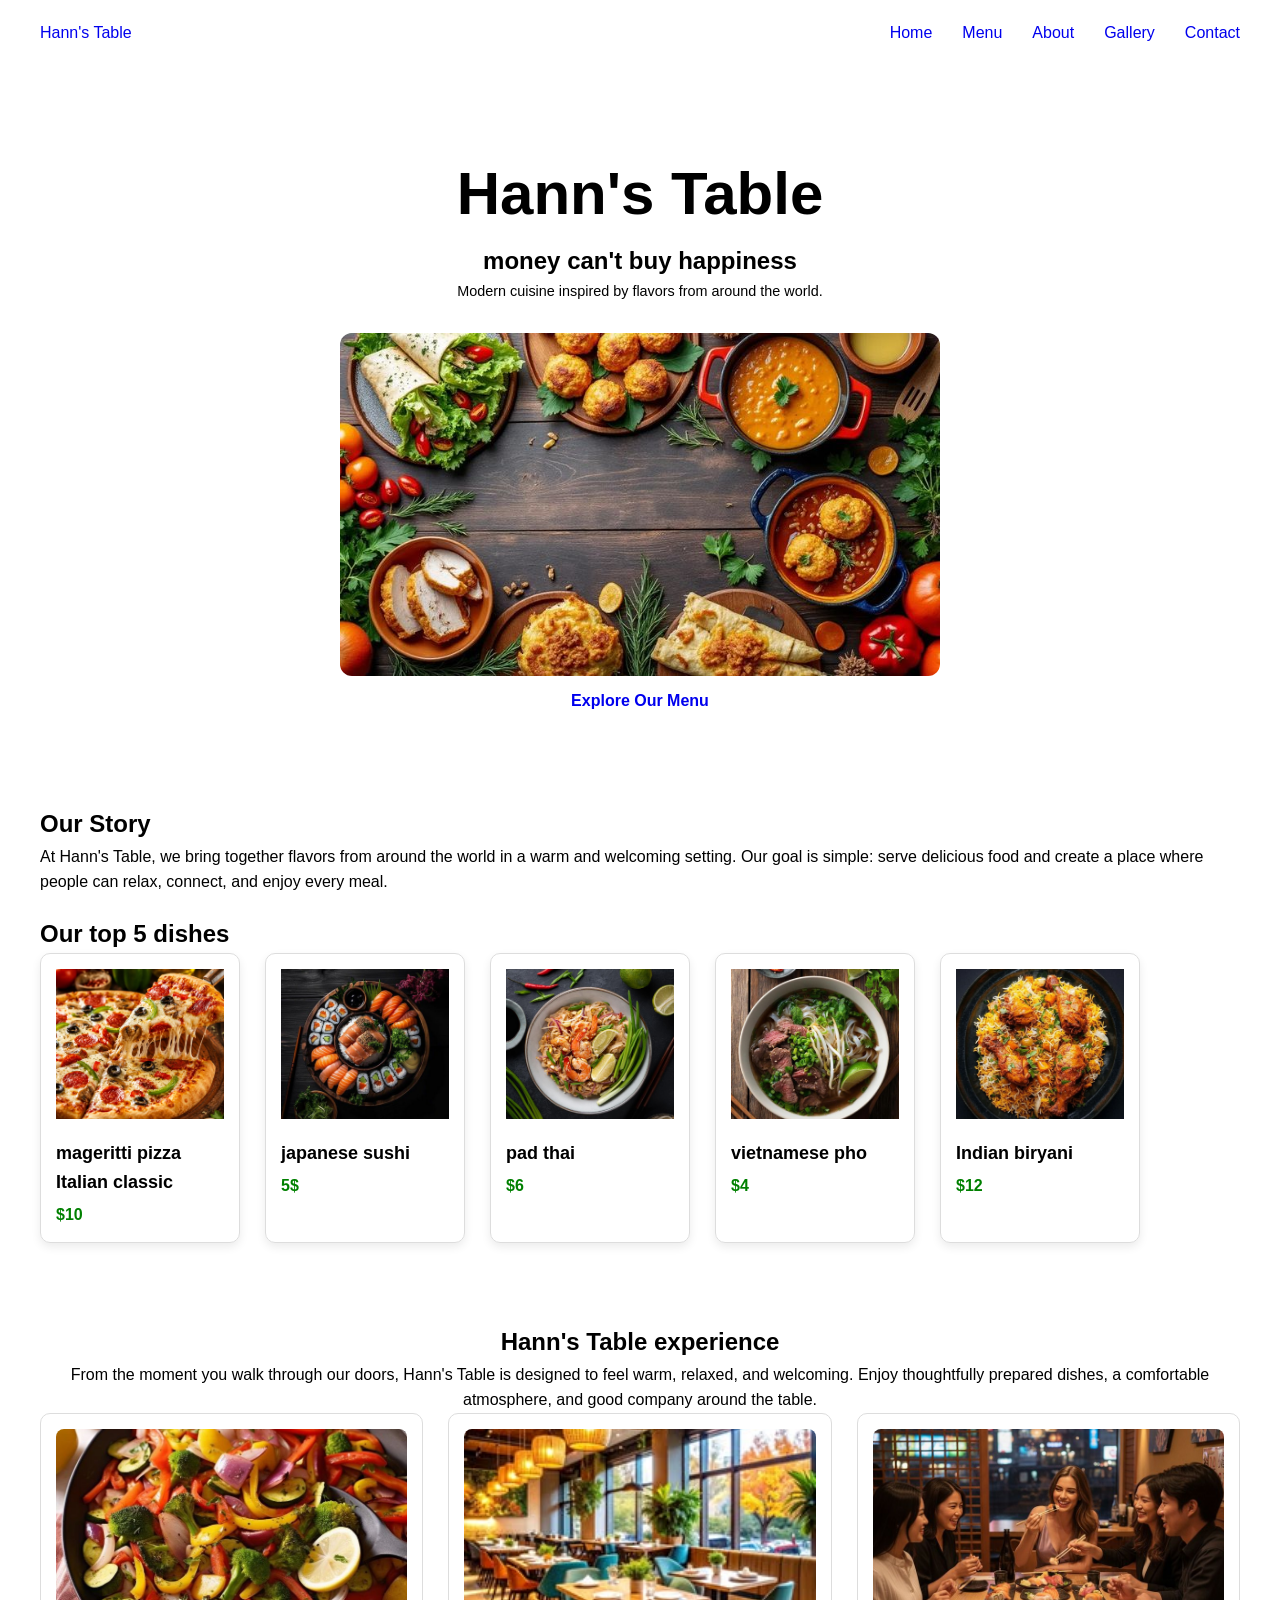
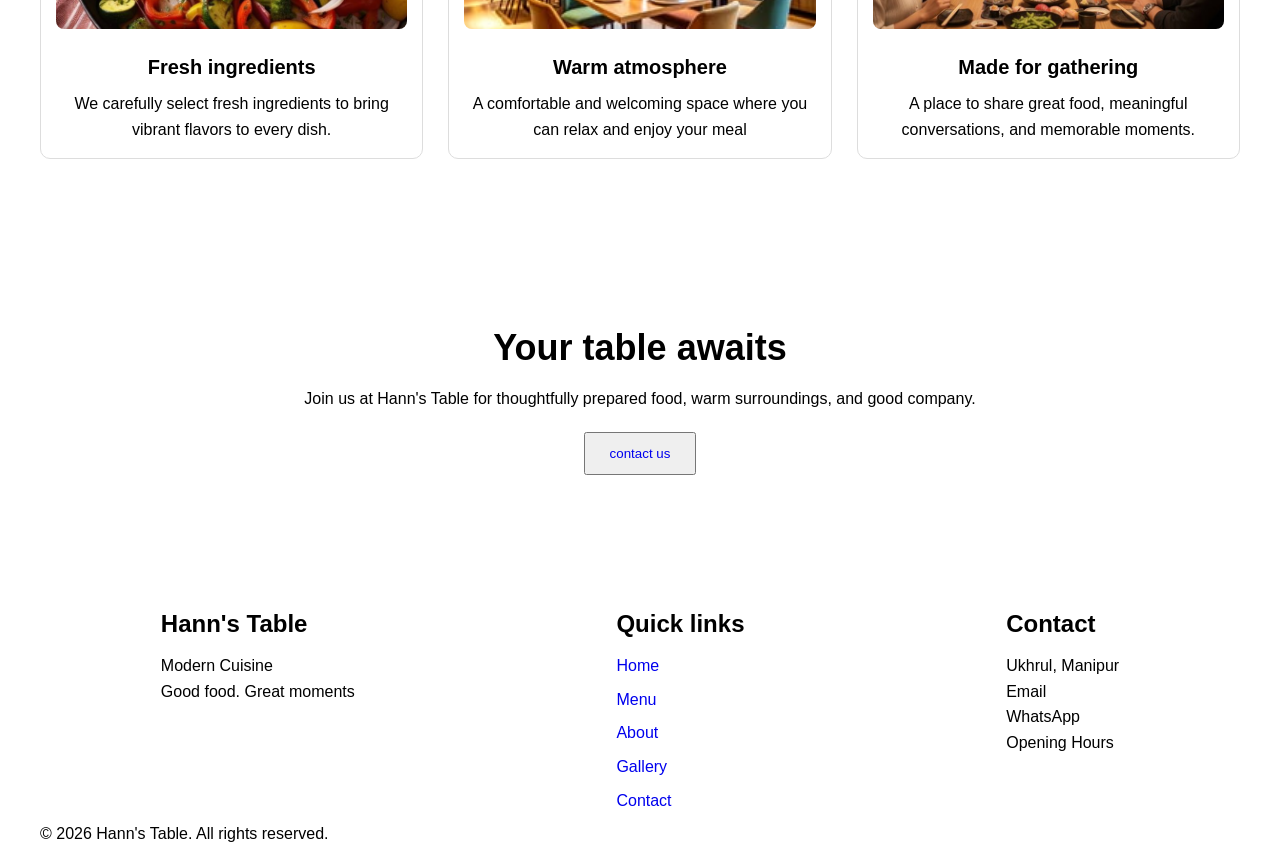
<file: index.html>
<!-- Cuisine: Modern Indian
Location: ukhrul
Style/Vibe: Warm, modern, cozy
Target customers: Families, young adults, tourists
Price level: Mid-range -->
<!DOCTYPE html>
<html lang="en">
<head>
    <meta charset="UTF-8">
    <meta name="viewport" content="width=device-width, initial-scale=1.0">
    <title>Hann's Table</title>
    <link rel="stylesheet" href="css/style.css">
</head>
<body>

    <header class="site-header">
        <!-- The navigation bar in the main page -->
        <nav class="nav-bar">
            <!-- a div just for the logo of the company -->
            <div class="nav-logo">
                <a href="#">Hann's Table</a>
            </div>


            <!-- navigation bar items  -->
            <ul class="nav-links">
                <li><a href="index.html" class="active"> Home </a></li>
                <li><a href="menu.html"> Menu </a></li>
                <li><a href="about.html"> About </a></li>
                <li><a href="Gallery.html"> Gallery </a></li>
                <li><a href="contact.html"> Contact </a></li>
            </ul>

        </nav>
    </header>


<!-- Main  -->
 <main>

    <!-- HERO SECTION -->
    <section class="hero-section">

        <h1 class="hero-title">Hann's Table</h1>


        <h2 id="welcome-message">money can't buy happiness</h2>

        <p class="short-description">Modern cuisine inspired by flavors from around the world.</p>
        <img class="hero-img" src="/images/heropic.jpg" alt="hero section picture">
        <a href="menu.html" class="menu-btn">Explore Our Menu</a>

    </section>



    <!--ABOUT PREVIEW-->
    <section class="about-section">

        <div class="about-container">
            <div class="about-content">
                <h2 class="about-title" >Our Story</h2>
                <p class="about-description" >At Hann's Table, we bring together flavors from around the world in a warm and welcoming setting. Our goal is simple: serve delicious food and create a place where people can relax, connect, and enjoy every meal.</p>
            </div>
            <img class="about-img" src="/images/variousfood.jpg" alt="varieties of food image">
        </div>
    </section>

  
    <!--FEATURED DISHES-->
    <section class="dishes-section">
        <h2>Our top 5 dishes</h2>

        <div class="food-img-container">
            <div class="dish-card">
                <img class="dish-image" src="/images/pizza italy.jpg" alt="italy pizza">
                <h3>mageritti pizza Italian classic</h3>
                <p class="price">$10</p>
            </div>
            
            <div class="dish-card">
                <img class="dish-image" src="/images/Sushi Japan.jpg" alt="sushi japan">
                <h3>japanese sushi</h3>
                <p class="price">5$</p>
            </div>
            
            <div class="dish-card">
                <img class="dish-image" src="/images/pad thai.jpg" alt="pad thailand">
                <h3>pad thai</h3>
                <p class="price">$6</p>
            </div>

            <div class="dish-card">
                <img class="dish-image" src="/images/Pho vietnamese.jpg" alt="pho vietnam">
                <h3>vietnamese pho</h3>
                <p class="price">$4</p>
            </div>

            <div class="dish-card">
                <img class="dish-image" src="/images/Indian biryani.jpg" alt="Indian biryani">
                <h3>Indian biryani</h3>
                <p class="price">$12</p>
            </div> 
        </div>
    </section>

    <!-- EXPERIENCE SECTION -->
    <section class="experience-section"> 
        <h2>Hann's Table experience</h2>
        <p>From the moment you walk through our doors,
            Hann's Table is designed to feel warm, relaxed,
            and welcoming. Enjoy thoughtfully prepared dishes,
            a comfortable atmosphere, and good company around the table.</p>

        <div class="container-feature">
            <div class="img-feature">
                <img src="/images/freshly_prep_veg.jpg" alt="fresh ingredients">
                <h3>Fresh ingredients</h3>
                <p>We carefully select fresh ingredients to bring vibrant flavors to every dish.</p>
            </div>
            <div class="img-feature">
                <img src="/images/chairset-up.jpg" alt="warm atmosphere">
                <h3>Warm atmosphere</h3>
                <p>A comfortable and welcoming space where you can relax and enjoy your meal</p>
            </div>
            <div class="img-feature">
                <img src="/images/gathering.jpg" alt="made for gathering">
                <h3>Made for gathering</h3>
                <p>A place to share great food, meaningful conversations, and memorable moments.</p>
            </div>
        </div>
    </section>



    <!-- CALL TO ACTION SECTION -->

    <section class="cta-section">
        <h2>Your table awaits</h2>
        <p>Join us at Hann's Table for thoughtfully prepared food, warm surroundings, and good company.</p>
        <button><a href="contact.html">contact us</a></button>
    </section>
 </main>

 <!-- FOOTER  -->
 <footer>
        <div class="footer-container">

            <div class="footer-brand">
                <h2>Hann's Table</h2>
                <p>Modern Cuisine</p>
                <p>Good food. Great moments</p>
            </div>


            <div class="footer-links">
                <h2>Quick links</h2>
                <ul>
                    <li><a href="index.html" class="active">Home</a></li>
                    <li><a href="menu.html">Menu</a></li>
                    <li><a href="about.html">About</a></li>
                    <li><a href="Gallery.html">Gallery</a></li>
                    <li><a href="contact.html">Contact</a></li>
                </ul>
            </div>

            <div class="footer-contact">
                <h2>Contact</h2>
                <p>Ukhrul, Manipur</p>
                <p>Email</p>
                <p>WhatsApp</p>
                <p>Opening Hours</p>
            </div>
        </div>
        <p class="copyright">© 2026 Hann's Table. All rights reserved.</p>
 </footer>

 <script src="js/script.js"></script>
</body>
</html>
</file>
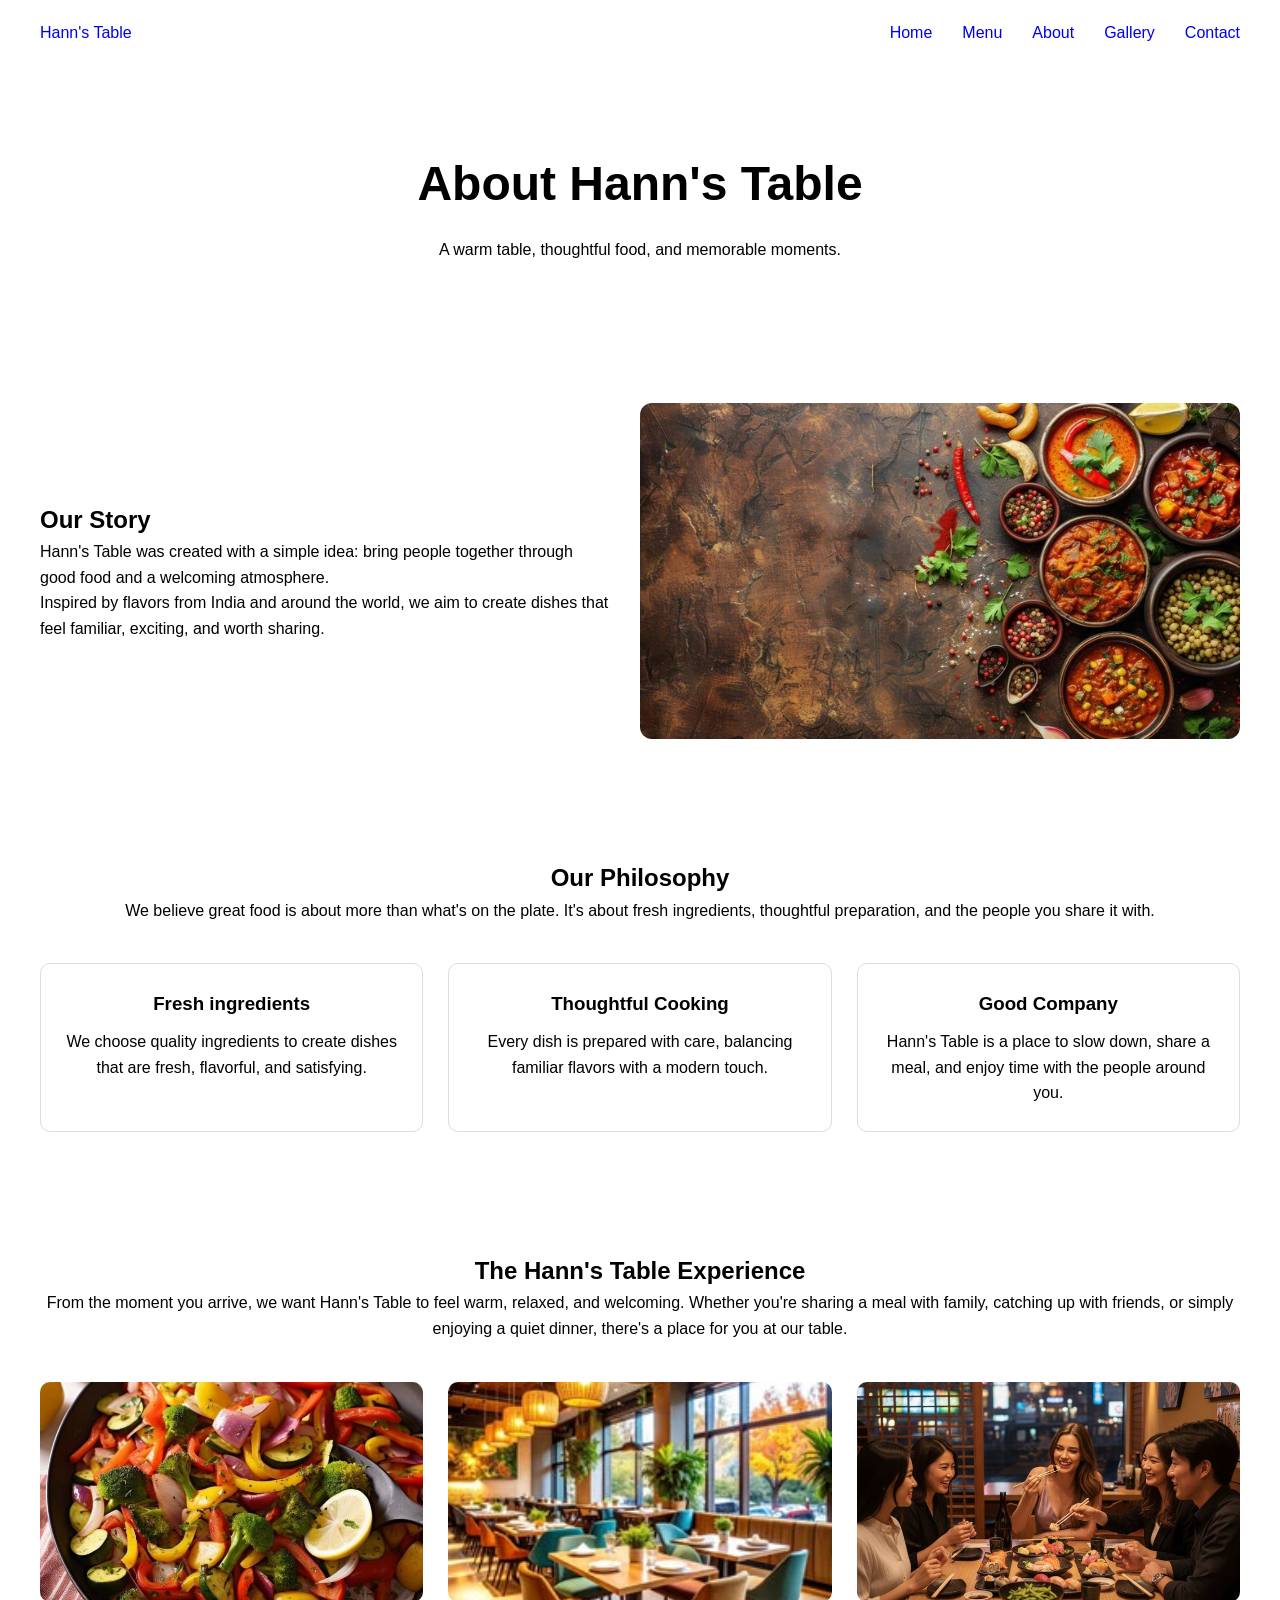
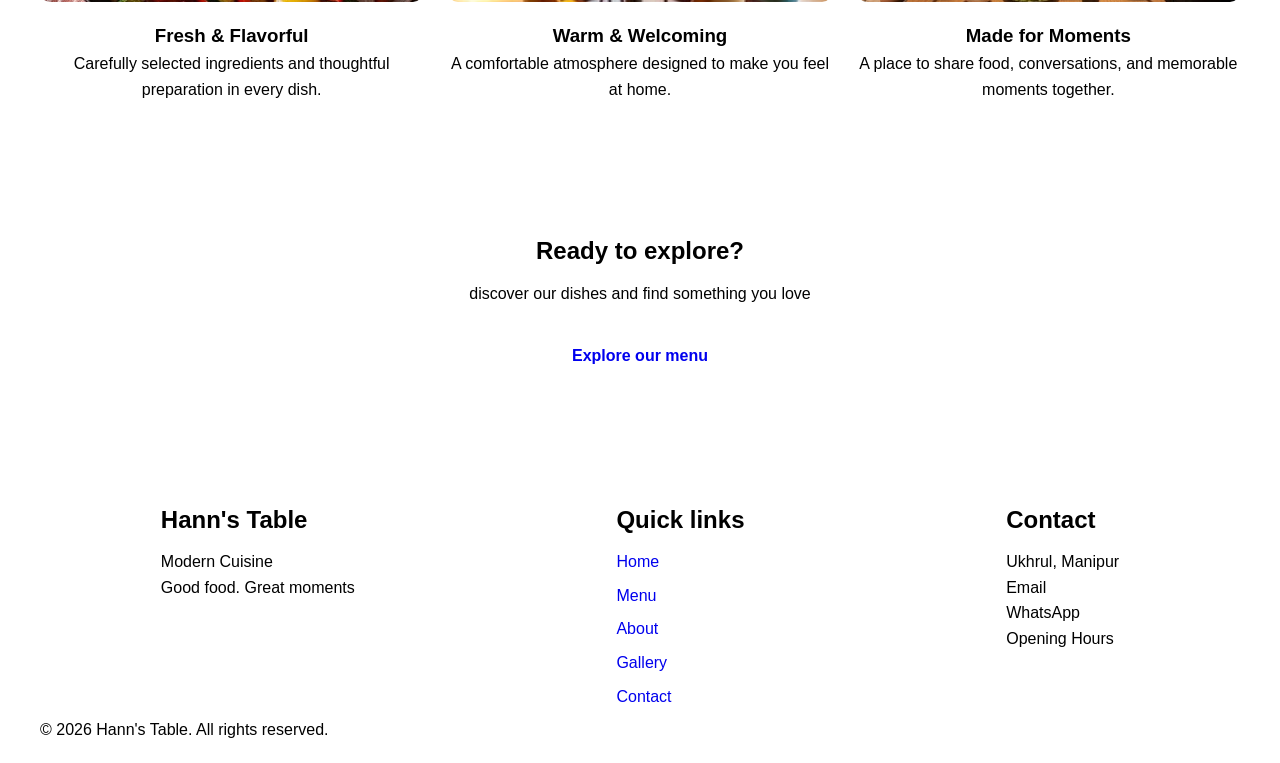
<file: about.html>
<!DOCTYPE html>
<html lang="en">
<head>
    <meta charset="UTF-8">
    <meta name="viewport" content="width=device-width, initial-scale=1.0">
    <title>Document</title>
    <link rel="stylesheet" href="css/style.css">
</head>
<body>

    <header class="site-header">

    <nav class="nav-bar">

        <div class="nav-logo">
            <a href="index.html">Hann's Table</a>
        </div>

        <ul class="nav-links">
            <li><a href="index.html">Home</a></li>
            <li><a href="menu.html">Menu</a></li>
            <li><a href="about.html" class="active">About</a></li>
            <li><a href="Gallery.html">Gallery</a></li>
            <li><a href="contact.html">Contact</a></li>
        </ul>

    </nav>
</header>



<main>

    <!-- ABOUT HERO -->
    <section class="about-hero">
        <h1>About Hann's Table</h1>
        <p>
            A warm table, thoughtful food, and memorable moments.
        </p>
    </section>

    <!-- ABOUT STORY -->
     <SECTion class="story-section">

        <div class="story-content">
            <h2>Our Story</h2>
                <p>
                    Hann's Table was created with a simple idea:
                    bring people together through good food and a welcoming
                    atmosphere.
                </p>
            
                <p>
                    Inspired by flavors from India and around the world,
                    we aim to create dishes that feel familiar, exciting,
                    and worth sharing.
                </p>
        </div>
         <img src="images/variousfood.jpg" alt="A selection of dishes served at Hann's Table">
     </SECTion>


     <!-- PHILOSOPHY -->
     <section class="philosophy-section">

        <h2>Our Philosophy</h2>
            <p>
                We believe great food is about more than what's on the plate.
                It's about fresh ingredients, thoughtful preparation,
                and the people you share it with.
            </p>


            <div class="philosophy-container">

                <div class="philosophy-item">
                    <h3>Fresh ingredients</h3>
                    <p>
                        We choose quality ingredients to create dishes
                        that are fresh, flavorful, and satisfying.
                    </p>
                </div>


                <div class="philosophy-item">
                <h3>Thoughtful Cooking</h3>
                    <p>
                        Every dish is prepared with care, balancing
                        familiar flavors with a modern touch.
                    </p>
                </div>


                <div class="philosophy-item">
                <h3>Good Company</h3>
                    <p>
                        Hann's Table is a place to slow down, share a meal,
                        and enjoy time with the people around you.
                    </p>
                </div>
            </div>
     </section>



<!-- EXPERIENCE SECTION -->
     <section class="about-experience-section">
        <div class="about-experience-content">
            <h2>The Hann's Table Experience</h2>
            <p>
            From the moment you arrive, we want Hann's Table to feel
            warm, relaxed, and welcoming. Whether you're sharing a
            meal with family, catching up with friends, or simply
            enjoying a quiet dinner, there's a place for you at our table.
            </p>
        </div>

        <div class="about-experience-container">
            <div class="about-experience-item">
                <img src="images/freshly_prep_veg.jpg" alt="fresh ingredients">

                <h3>Fresh & Flavorful</h3>
                <p>
                    Carefully selected ingredients and thoughtful
                    preparation in every dish.
                </p>

            </div>


            <div class="about-experience-item">
                <img
                    src="images/chairset-up.jpg" alt="Warm and comfortable restaurant interior">
                <h3>Warm & Welcoming</h3>
                <p>
                    A comfortable atmosphere designed to make
                    you feel at home.
                </p>
            </div>


            <div class="about-experience-item">
                <img src="images/gathering.jpg" alt="People gathering around a table">
                <h3>Made for Moments</h3>
                <p>
                    A place to share food, conversations,
                    and memorable moments together.
                </p>
            </div>
        </div>
     </section>



     <!-- CTA SECTION -->
     <section class="about-cta">
        <h2>Ready to explore?</h2>
        <p>discover our dishes and find something you love</p>
        <a href="menu.html" class="about-cta-btn">Explore our menu</a>
     </section>
</main>



      <!-- footer section -->
 <footer>
        <div class="footer-container">

            <div class="footer-brand">
                <h2>Hann's Table</h2>
                <p>Modern Cuisine</p>
                <p>Good food. Great moments</p>
            </div>


            <div class="footer-links">
                <h2>Quick links</h2>
                <ul>
                    <li><a href="index.html">Home</a></li>
                    <li><a href="menu.html">Menu</a></li>
                    <li><a href="about.html">About</a></li>
                    <li><a href="Gallery.html">Gallery</a></li>
                    <li><a href="contact.html">Contact</a></li>
                </ul>
            </div>


            <div class="footer-contact">
                <h2>Contact</h2>
                <p>Ukhrul, Manipur</p>
                <p>Email</p>
                <p>WhatsApp</p>
                <p>Opening Hours</p>
            </div>
        </div>
        <p class="copyright">© 2026 Hann's Table. All rights reserved.</p>
 </footer>
<script src="js/script.js"></script>
</body>
</html>
</file>
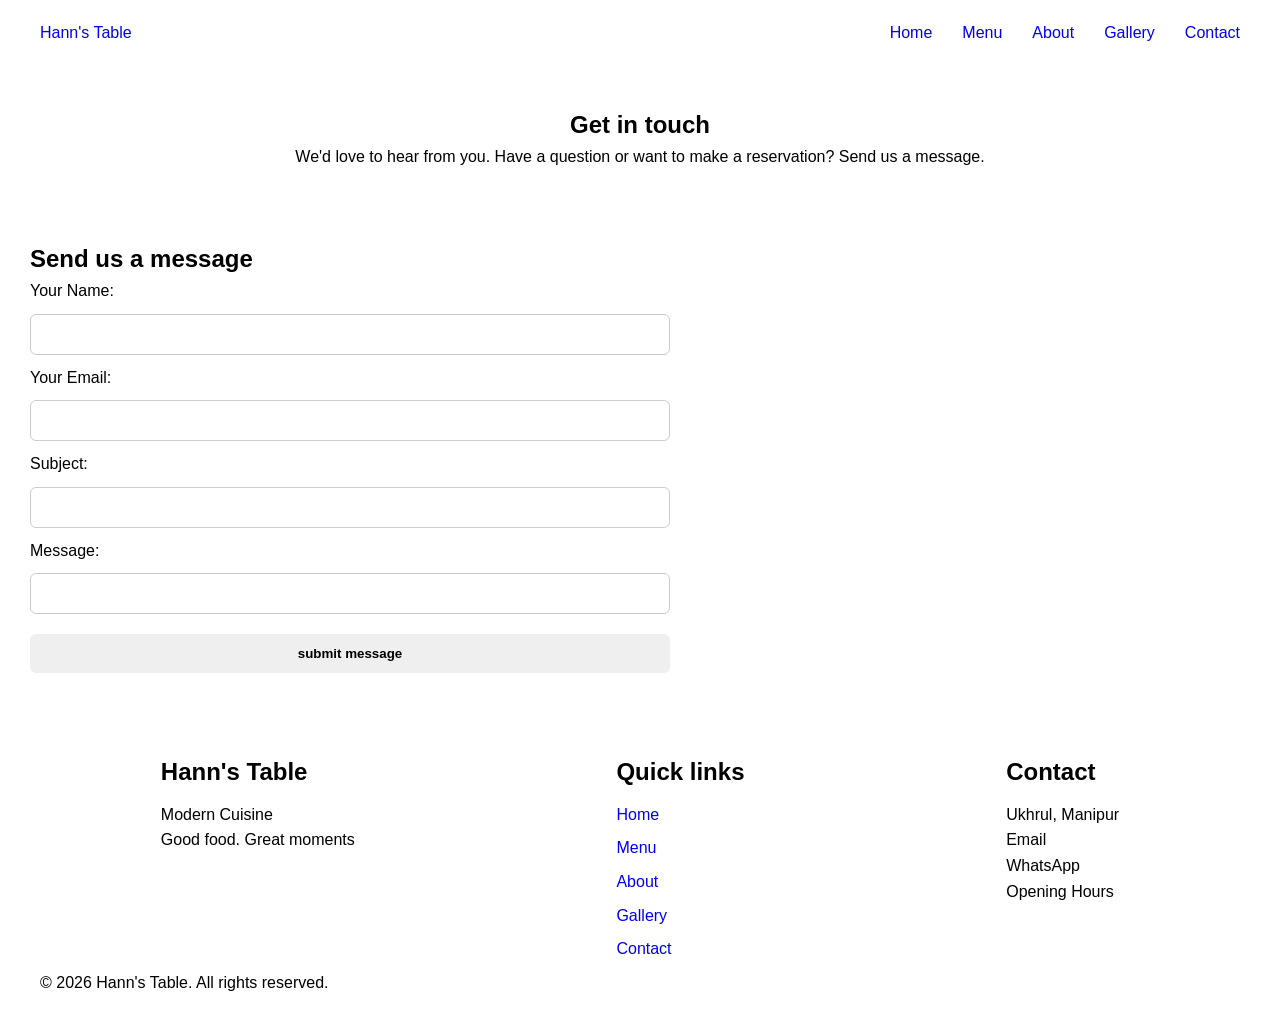
<file: contact.html>
<!DOCTYPE html>
<html lang="en">

<head>
    <meta charset="UTF-8">
    <meta name="viewport" content="width=device-width, initial-scale=1.0">
    <title>Contact | Hann's Table</title>
    <link rel="stylesheet" href="css/style.css">
</head>

<body>

    <header class="site-header">
        <nav class="nav-bar">

            <div class="nav-logo">
                <a href="index.html">Hann's Table</a>
               
            </div>

            <ul class="nav-links">
                <li><a href="index.html">Home</a></li>
                <li><a href="menu.html">Menu</a></li>
                <li><a href="about.html" >About</a></li>
                <li><a href="Gallery.html">Gallery</a></li>
                <li><a href="contact.html" class="active">Contact</a></li>
            </ul>
        </nav>
    </header>

    <main>
        <section class="contact-hero">
            <h1>Get in touch</h1>

            <p> We'd love to hear from you.
                Have a question or want to make a reservation?
                Send us a message.
            </p>
        </section>


        <section class="contact-form-section">
            <h2>Send us a message</h2>

            <form>

                <label for="name">Your Name:</label>
                <input type="text" id="name" name="name" required>

                <label for="email">Your Email:</label>
                <input type="email" id="email" name="email" required>

                <label for="subject">Subject:</label>
                <input type="text" id="subject" name="subject" required>

                <label for="message">Message:</label>
                <input type="text" id="message" name="message" required >

                <button type="submit">submit message</button>

            </form>


        </section>
    </main>


          <!-- footer section -->
 <footer>
        <div class="footer-container">

            <div class="footer-brand">
                <h2>Hann's Table</h2>
                <p>Modern Cuisine</p>
                <p>Good food. Great moments</p>
            </div>


            <div class="footer-links">
                <h2>Quick links</h2>
                <ul>
                    <li><a href="index.html">Home</a></li>
                    <li><a href="menu.html">Menu</a></li>
                    <li><a href="about.html">About</a></li>
                    <li><a href="Gallery.html">Gallery</a></li>
                    <li><a href="contact.html">Contact</a></li>
                </ul>
            </div>


            <div class="footer-contact">
                <h2>Contact</h2>
                <p>Ukhrul, Manipur</p>
                <p>Email</p>
                <p>WhatsApp</p>
                <p>Opening Hours</p>
            </div>
        </div>
        <p class="copyright">© 2026 Hann's Table. All rights reserved.</p>
 </footer>
</body>
<script src="js/script.js"></script>
</html>
</file>
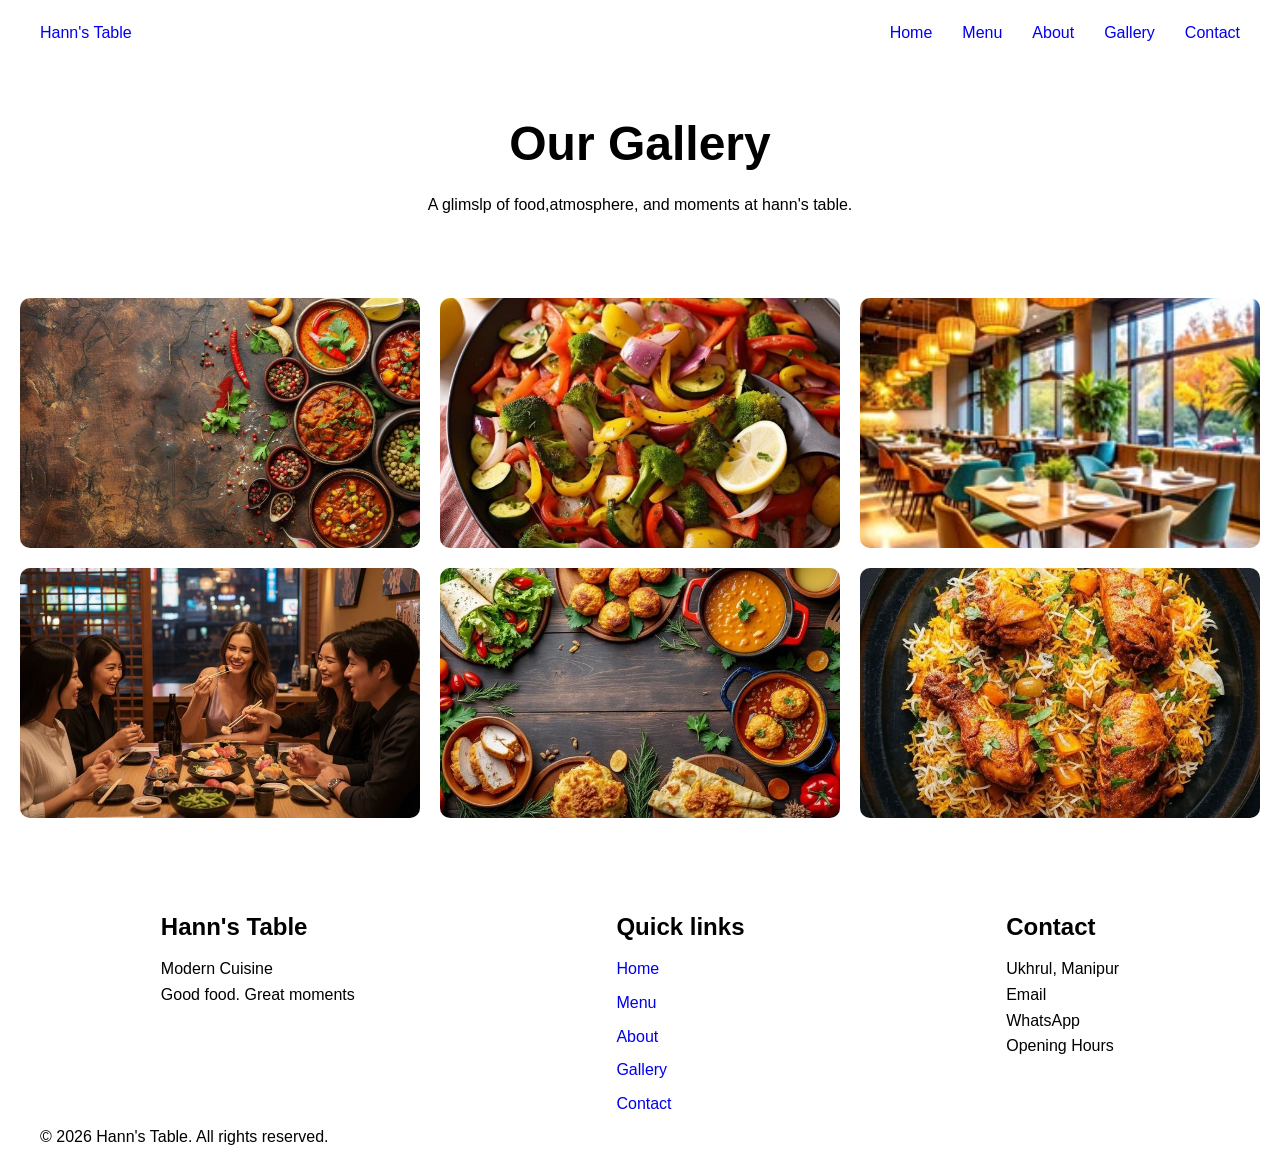
<file: Gallery.html>
<!DOCTYPE html>
<html lang="en">

<head>
    <meta charset="UTF-8">
    <meta name="viewport" content="width=device-width, initial-scale=1.0">
    <title>Gallery | Hann's Table</title>
    <link rel="stylesheet" href="css/style.css">
</head>

<body>
    <header class="site-header">
        <nav class="nav-bar">
            <div class="nav-logo">
                 <a href="index.html">Hann's Table</a>
            </div>
           <ul class="nav-links">
                <li><a href="index.html">Home</a></li>
                <li><a href="menu.html">Menu</a></li>
                <li><a href="about.html">About</a></li>
                <li><a href="Gallery.html" class="active">Gallery</a></li>
                <li><a href="contact.html">Contact</a></li>
           </ul>
        </nav>
    </header>




    <main>
        <section class="gallery-hero">
            <h1>Our Gallery</h1>

            <p>
                A glimslp of food,atmosphere, and moments at hann's table.
            </p>
        </section>


        <section class="gallery-section">

            <div class="gallery-container">
                    <img src="images/variousfood.jpg" alt="A selection of dishes at Hann's Table">

                    <img src="images/freshly_prep_veg.jpg" alt="Fresh ingredients being prepared">

                    <img src="images/chairset-up.jpg" alt="Warm restaurant atmosphere">

                    <img src="images/gathering.jpg" alt="People gathering at Hann's Table">

                    <img src="images/heropic.jpg" alt="Hann's Table restaurant">

                    <img src="images/Indian biryani.jpg" alt="Indian biryani">
            </div>

        </section>
    </main>


  <!-- FOOTER  -->
 <footer>
        <div class="footer-container">

            <div class="footer-brand">
                <h2>Hann's Table</h2>
                <p>Modern Cuisine</p>
                <p>Good food. Great moments</p>
            </div>


            <div class="footer-links">
                <h2>Quick links</h2>
                <ul>
                    <li><a href="index.html">Home</a></li>
                    <li><a href="menu.html">Menu</a></li>
                    <li><a href="about.html">About</a></li>
                    <li><a href="Gallery.html">Gallery</a></li>
                    <li><a href="contact.html">Contact</a></li>
                </ul>
            </div>


            <div class="footer-contact">
                <h2>Contact</h2>
                <p>Ukhrul, Manipur</p>
                <p>Email</p>
                <p>WhatsApp</p>
                <p>Opening Hours</p>
            </div>
        </div>
        <p class="copyright">© 2026 Hann's Table. All rights reserved.</p>
 </footer>

<script src="js/script.js"></script>
</body>


</html>
</file>
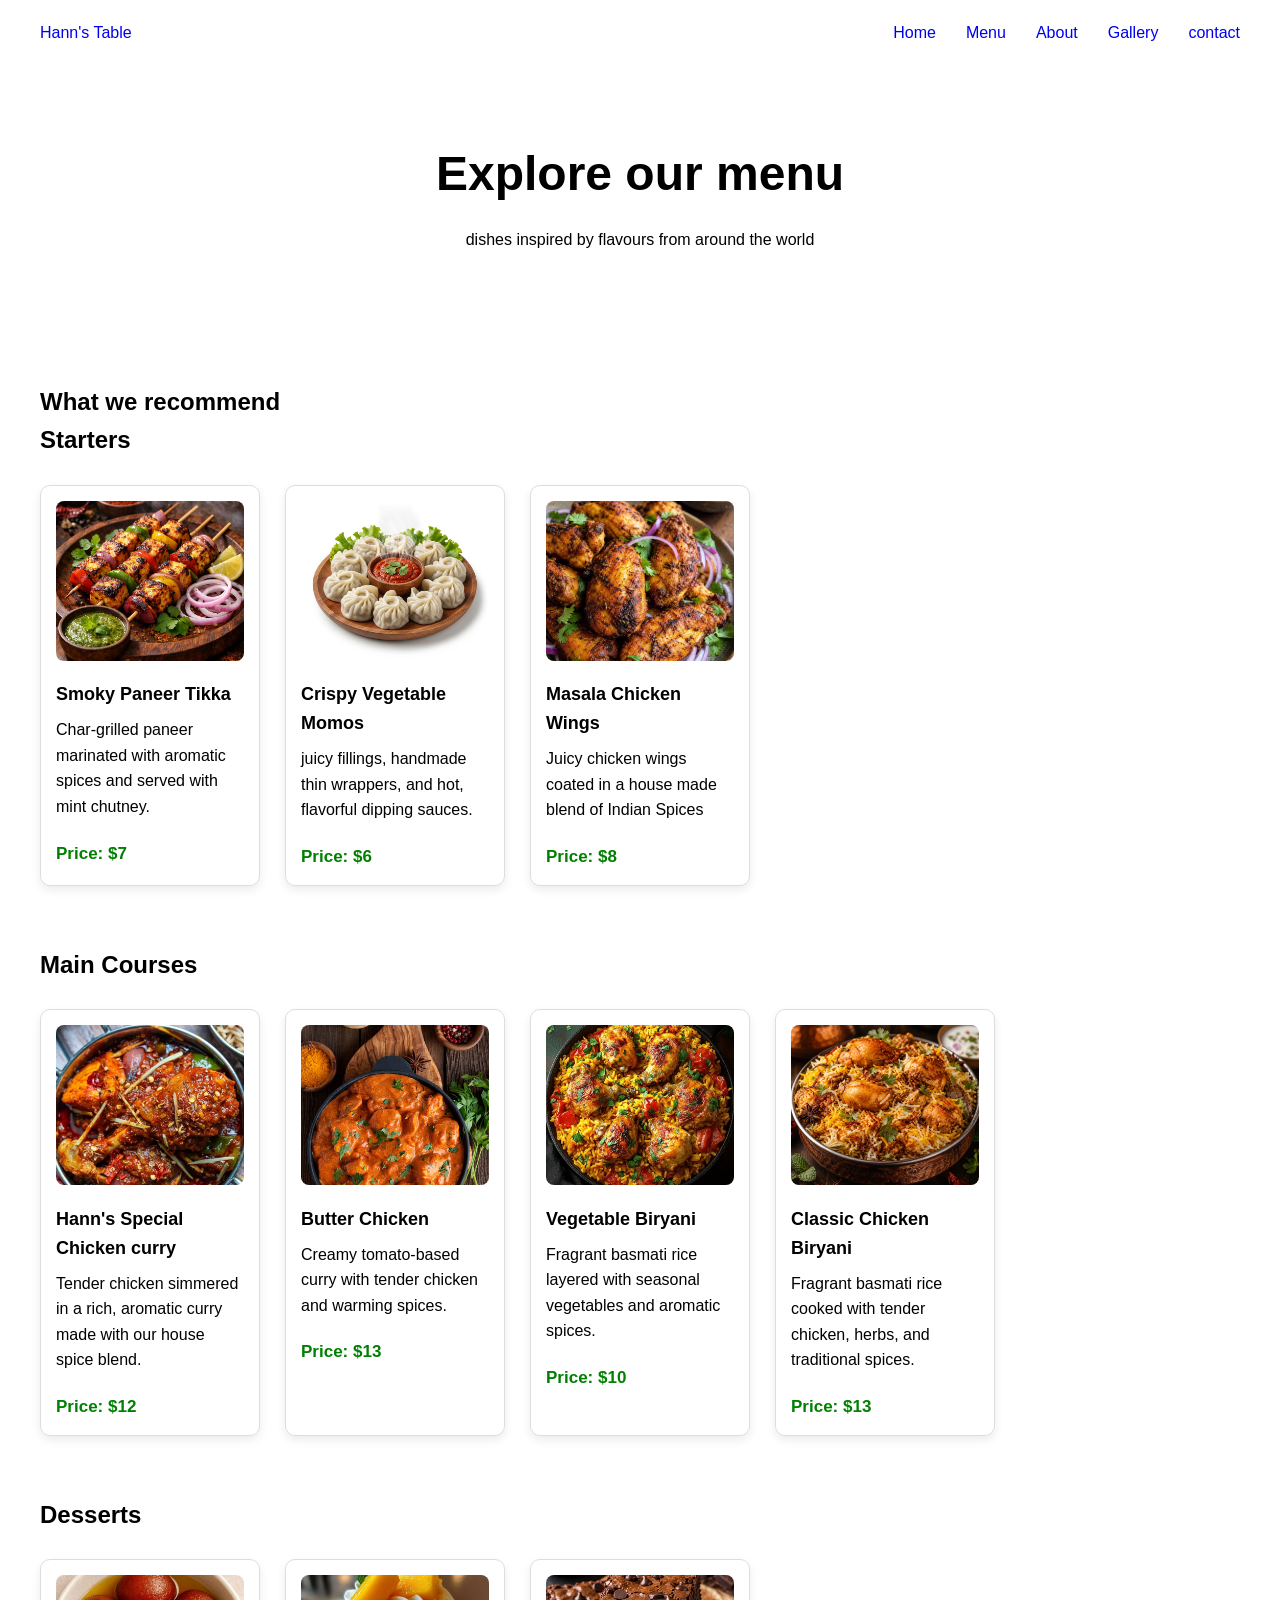
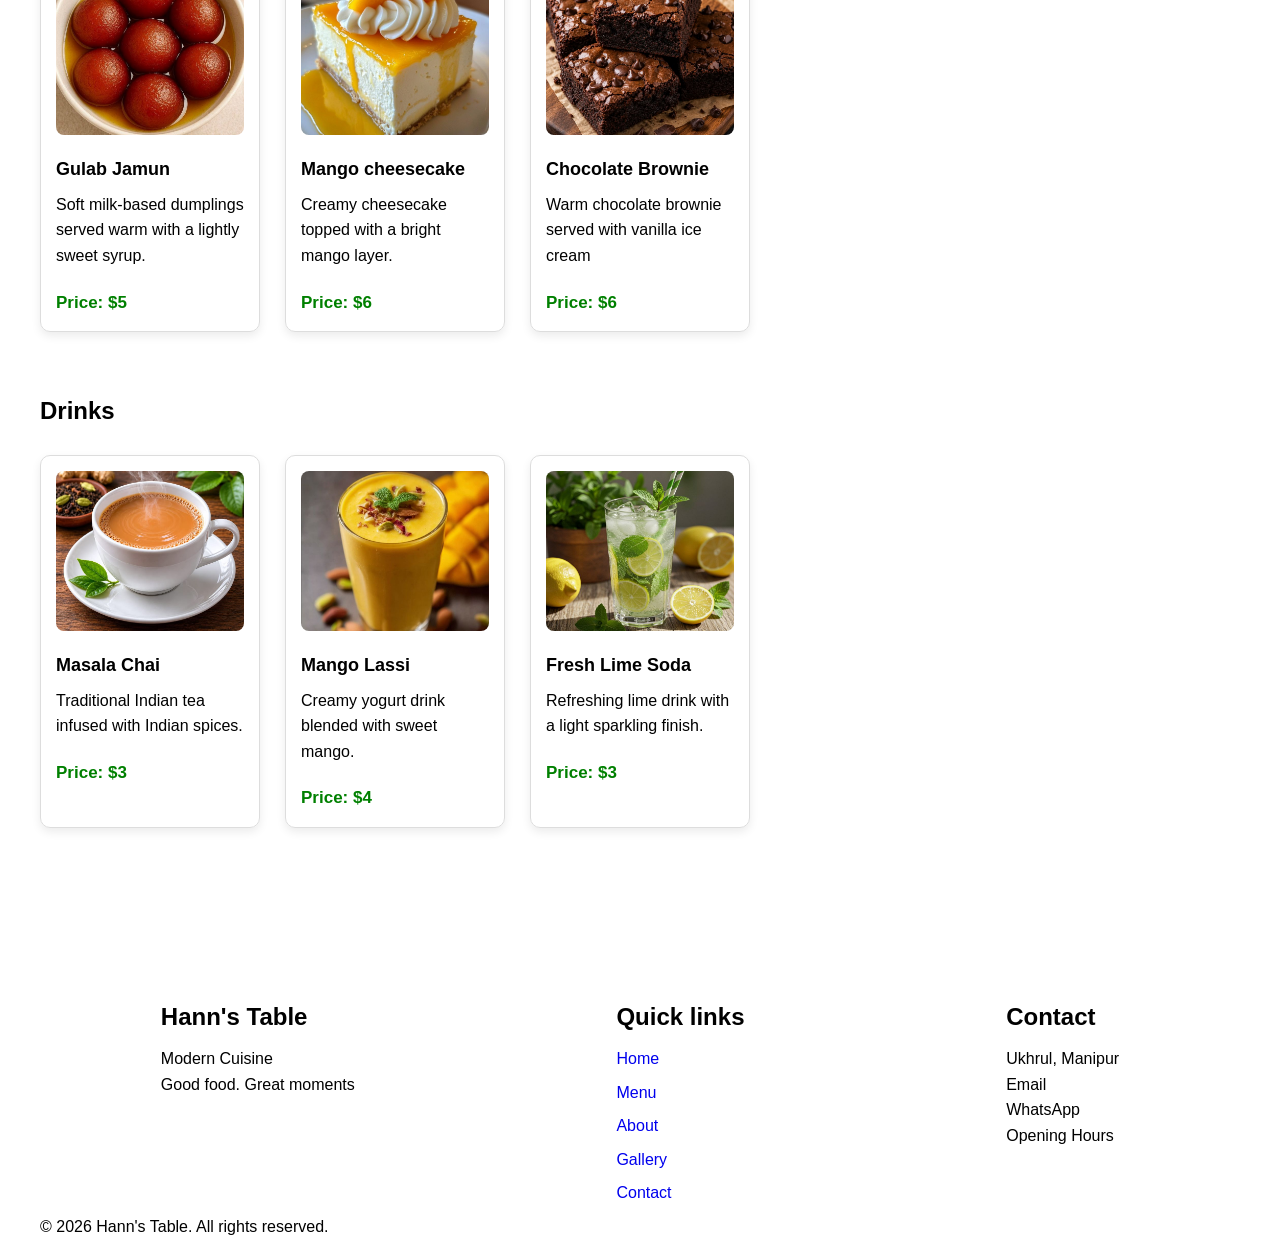
<file: menu.html>
<!DOCTYPE html>
<html lang="en">
<head>
    <meta charset="UTF-8">
    <meta name="viewport" content="width=device-width, initial-scale=1.0">
    <title>menu</title>
    <link rel="stylesheet" href="css/style.css">
</head>
<body>

    <!-- Header -->
    <header class="site-header">

        <nav class="nav-bar">
            <div class="nav-logo">
                <a href="index.html">Hann's Table</a>
        </div>
            <ul class="nav-links">
                <li><a href="index.html">Home</a></li>
                <li><a href="menu.html" class="active">Menu</a></li>
                <li><a href="about.html">About</a></li>
                <li><a href="Gallery.html">Gallery</a></li>
                <li><a href="contact.html">contact</a></li>
            </ul>

        </nav>

        
    </header>

    <!-- MAIN SECTION -->
    <main>
        <section class="menu-hero">
        <h1>Explore our menu</h1>
        <p> dishes inspired by flavours from around the world</p>
        </section>


        <section class="recommend-section">
            <h1>What we recommend</h1>


            <!-- STARTERS -->
            <div class="starters">
                <H2>Starters</H2>
                <div class="menu-card-container">
                    <div class="menu-card">
                        <img src="images/Smoky Paneer Tikka.jpg" alt="Smoky Paneer Tikka">
                        <h3>Smoky Paneer Tikka</h3>
                        <p>Char-grilled paneer marinated with aromatic spices and served with mint chutney.</p>
                        <p class="price">Price: $7</p>
                    </div>

                    <div class="menu-card">
                        <img src="images/crispy_veg_momo.jpg" alt="Crispy Vegetable Momos">
                        <h3>Crispy Vegetable Momos</h3>
                        <p>juicy fillings, handmade thin wrappers, and hot, flavorful dipping sauces.</p>
                        <p class="price">Price: $6</p>
                    </div>


                    <div class="menu-card">
                        <img src="images/Masala Chicken wings.jpg" alt="Masala Chicken wings">
                        <h3>Masala Chicken Wings</h3>
                        <p>Juicy chicken wings coated in a house made blend of Indian Spices</p>
                        <p class="price">Price: $8</p>
                    </div>
                </div>

            </div>



            <!-- MAIN COURSES -->
            <div class="main-courses">

                <H2>Main Courses</H2>
                <div class="menu-card-container">
                    <div class="menu-card">
                        <img src="images/Hann special chicken curry.jpg" alt="Hann's special chicken curry">
                        <h3>Hann's Special Chicken curry</h3>
                        <p>Tender chicken simmered in a rich, aromatic curry made with our house spice blend.</p>
                        <p class="price">Price: $12</p>
                    </div>

                    <div class="menu-card">
                        <img src="images/butter Chicken.jpg" alt="Butter Chicken">
                        <h3>Butter Chicken</h3>
                        <p>Creamy tomato-based curry with tender chicken and warming spices.</p>
                        <p class="price">Price: $13</p>
                    </div>

                    <div class="menu-card">
                        <img src="images/Veg Chicken Biryani.jpg" alt="Vegetable Biryani">
                        <h3>Vegetable Biryani</h3>
                        <p>Fragrant basmati rice layered with seasonal vegetables and aromatic spices.</p>
                        <p class="price">Price: $10</p>
                    </div>

                    <div class="menu-card">
                        <img src="images/Classic Chicken Biryani.jpg" alt="Classic chicken biryani">
                        <h3>Classic Chicken Biryani</h3>
                        <p>Fragrant basmati rice cooked with tender chicken, herbs, and traditional spices.</p>
                        <p class="price">Price: $13</p>
                    </div>
                </div>
            </div>


            <!-- DESSERTS-->
             
            <div class="desserts">
                <h2>Desserts</h2>

                <div class="menu-card-container">
                    <div class="menu-card">
                        <img src="images/Gulab Jamun.jpg" alt="Gulab Jamun">
                        <h3>Gulab Jamun</h3>
                        <p>Soft milk-based dumplings served warm with a lightly sweet syrup.</p>
                        <p class="price">Price: $5</p>
                    </div>

                    <div class="menu-card">
                        <img src="images/mango cheesecake.jpg" alt="Mango cheesecake">
                        <h3>Mango cheesecake</h3>
                        <p>Creamy cheesecake topped with a bright mango layer.</p>
                        <p class="price">Price: $6</p>
                    </div>

                    <div class="menu-card">
                        <img src="images/Chocolate Brownie.jpg" alt="Chocolate brownie">
                        <h3>Chocolate Brownie</h3>
                        <p>Warm chocolate brownie served with vanilla ice cream</p>
                        <p class="price">Price: $6</p>
                    </div>
                </div>
            </div>



             <!-- Drinks-->
             
            <div class="drinks">
                <h2>Drinks</h2>
                <div class="menu-card-container">
                    <div class="menu-card">
                        <img src="images/Masala chai.jpg" alt="Masala Chai">
                        <h3>Masala Chai</h3>
                        <p>Traditional Indian tea infused with Indian spices.</p>
                        <p class="price">Price: $3</p>
                    </div>

                    <div class="menu-card">
                        <img src="images/Mango Lassi.jpg" alt="Mango Lassi">
                        <h3>Mango Lassi</h3>
                        <p>Creamy yogurt drink blended with sweet mango.</p>
                        <p class="price">Price: $4</p>
                    </div>


                    <div class="menu-card">
                        <img src="images/Fresh lime soda.jpg" alt="Fresh Lime Soda">
                        <h3>Fresh Lime Soda</h3>
                        <p>Refreshing lime drink with a light sparkling finish.</p>
                        <p class="price">Price: $3</p>
                    </div>
                </div>  
            </div>
        </section>
    </main>


<!-- FOOTER  -->
 <footer>
        <div class="footer-container">

            <div class="footer-brand">
                <h2>Hann's Table</h2>
                <p>Modern Cuisine</p>
                <p>Good food. Great moments</p>
            </div>


            <div class="footer-links">
                <h2>Quick links</h2>
                <ul>
                    <li><a href="index.html">Home</a></li>
                    <li><a href="menu.html">Menu</a></li>
                    <li><a href="about.html">About</a></li>
                    <li><a href="Gallery.html">Gallery</a></li>
                    <li><a href="contact.html">Contact</a></li>
                </ul>
            </div>


            <div class="footer-contact">
                <h2>Contact</h2>
                <p>Ukhrul, Manipur</p>
                <p>Email</p>
                <p>WhatsApp</p>
                <p>Opening Hours</p>
            </div>
        </div>
        <p class="copyright">© 2026 Hann's Table. All rights reserved.</p>
 </footer>
 <script src="js/script.js"></script>
</body>
</html>
</file>
<file: css/style.css>
*{
    margin: 0;
    padding: 0;
    box-sizing: border-box;
}

body{
    font-family: Arial, sans-serif;
    line-height: 1.6;
}

a{
    text-decoration: none;
}

/*all about the navigation part */

.nav-bar{
    display: flex;
    justify-content: space-between;
    align-items: center;
    gap: 30px;
    padding: 20px 40px;
    flex-wrap: wrap;
}

.nav-links{
    display: flex;
    flex-direction:row;
    justify-content: center;
    gap:30px;
    list-style: none;
}

.nav-links a:hover{
    text-decoration: underline;
}


/* All about the hero section */
.hero-section{
    padding: 80px 40px;
    text-align: center;
}

.hero-title,.short-description,.menu-btn,.hero-img{

    display: block;
    margin-left: auto;
    margin-right: auto;

}

.hero-title{
    font-size: 60px;
}
.short-description{
    font-size: 0.9rem;
}

.menu-btn{
    text-decoration: none;
    font-weight: bold;
    padding: 12px 24px;
    border-radius: 6px;
}

.hero-img{
    max-width: 600px;
    width: 100%;
    margin-top: 30px;
    border-radius: 12px;
}

.about-container{
    display: flex;
    padding-left: 40px;
    gap:50px;
    align-items: center;
}

.about-content{
    flex:1;
}

.about-img{
    width: 0%;
    border-radius: 12px;
} 


/* Dish section */

.dishes-section{
    margin-top: 20px;
    padding-left:40px;
}
.food-img-container{
    display: flex;
    gap: 25px;
    flex-wrap: wrap;
}

.dish-card{
    width: 200px;
    padding: 15px;
    border: 1px solid #ddd;
    border-radius: 10px;
    box-shadow: 0 4px 10px rgba(0, 0, 0, 0.08);
}

.dish-image{
    width: 100%;
    height: 150px;
    object-fit: cover;
}

.dish-card h3{
    margin-top: 12px;
    font-size: 18px;
}

.price{
    margin-top: 5px;
    font-weight: bold;
    color: green;
}

/* EXPERIENCE SECTION */
.experience-section{
    padding: 80px 40px;
    text-align: center;
}

.container-feature{
    display: flex;
    gap: 25px;
    flex-wrap: wrap;
}

.img-feature{
    flex:1;
    padding: 15px;
    border: 1px solid #ddd;
    border-radius: 10px;
}

.img-feature img{
    width: 100%;
    height: 200px;
    object-fit: cover;
    border-radius: 8px;
}

.img-feature h3{
    margin-top: 15px;
    font-size: 20px;
}

.img-feature p{
    margin-top: 8px;
}


/* CTA SEcTION */
.cta-section{
    padding: 80px 40px;
    text-align: center;
    border-radius: 12px;
}

.cta-section h2{
    font-size: 36px;
}

.cta-section p{
    margin-top: 10px;
}

.cta-section button{
    margin-top: 20px;
    padding: 12px 24px;
}


/* footer section */

footer{
    padding:50px 40px 20px ;
}

.footer-container{
    display: flex;
    gap: 20px;
    justify-content: space-around;
}

.footer-container ul{
    list-style: none;
}

.footer-container h2{
    margin-bottom: 10px;
}

.footer-links a{
    text-decoration: none;
}

.footer-links li{
    margin-bottom: 8px;
}







/* Menu css */
/* MENU HERO SECTION */

.menu-hero{
   padding: 70px 40px;
   text-align: center;
}

.menu-hero h1{
    font-size: 48px;
    margin-bottom: 15px;
}

.menu-hero p{
    max-width: 600px;
    margin: 0 auto;
}

/* recommend section */
.recommend-section{
    padding: 60px 40px;
}

.recommend-section > h2{
    text-align: center;
    margin-bottom: 40px;
}


/* Starters */
.menu-card-container{
    display: flex;
    gap: 25px;
    flex-wrap: wrap;
}

.menu-card{
    width: 220px;
    padding: 15px;
    border: 1px solid #ddd;
    box-shadow: 0 4px 10px rgba(0, 0, 0, 0.08);
    border-radius: 10px;
    transition: transform 0.2 ease  ;
}

.menu-card:hover{
    transform: translateY(-5px);
}

.menu-card img{
    width: 100%;
    height: 160px;
    object-fit: cover;
    border-radius: 8px;
}

.menu-card h3{
    margin-top: 12px;
    font-size: 18px;
}

.menu-card .price{
    font-weight: bold;
    margin-top: 20px;
    font-size: 17px;

}

.menu-card p{
    margin-top: 8px;
}

.starters, .main-courses, .desserts, .drinks{
    margin-bottom: 60px;
}

.starters h2, .main-courses h2, .desserts h2, .drinks h2{
    margin-bottom: 25px;
}

/* Menu navigation */
.menu-nav{
    padding: 20px 40px;
}








/* ABOUT PAGE */
/* about hero section */
.about-hero{
    padding: 80px 40px;
    text-align: center;
}

.about-hero h1{
    font-size: 48px;
    margin-bottom: 15px;
}

.about-hero p{
    max-width: 600px;
    margin: auto;
}


/* about story section */
.story-section{
    display: flex;
    gap: 30px;
    align-items: center;
    padding: 60px 40px;
}

.story-content{
    flex:1;
}

.story-section img{
    width: 50%;
    border-radius: 12px;
}

/* our philosophy section */

.philosophy-section{
    padding: 60px 40px;
    text-align: center;
}


.philosophy-container{
    display: flex;
    gap: 25px;
    margin-top: 40px;
}

.philosophy-item{
    flex:1;
    padding: 25px;
    border: 1px solid #ddd;
    border-radius: 10px;
}

.philosophy-item h3{
    margin-bottom: 10px;
}

.about-experience-section{
    padding: 60px 40px;
    text-align: center;
}

.about-experience-container{
    display: flex;
    gap:25px;
    margin-top: 40px;
}

.about-experience-item{
    flex:1;
}

.about-experience-item img{
    width: 100%;
    height: 220px;
    object-fit: cover;
    border-radius: 10px;
}

.about-experience-item h3{
    margin-top:12px ;
}


/*ABOUT CALL TO ACTION(CTA) SECTION */
.about-cta{
    text-align: center;
    padding: 70px 40px;
}

.about-cta h2{
    margin-bottom: 10px;
}
.about-cta p {
    margin-bottom: 25px;
}

.about-cta-btn{
    display: inline-block;
    padding: 12px 24px;
    border-radius: 6px;
    text-decoration: none;
    font-weight: bold;
}






/* GALLERY PAGE  */
.gallery-container{
    display: grid;
    grid-template-columns: repeat(3,1fr);
    gap: 20px;
}

.gallery-hero,.gallery-section{
    padding: 40px 20px;
    text-align: center;
}
.gallery-hero h1{
    margin-bottom: 10px;
    font-size: 48px;
}

.gallery-container img{
    width: 100%;
    height: 250px;
    object-fit: cover;
    border-radius: 10px;
}

/* Gallery Responsiveness  */
@media(max-width:780px){
    .gallery-container{
        grid-template-columns: repeat(2, 1fr);
    }
}

@media(max-width:480px){
    .gallery-container{
        grid-template-columns: 1fr;
    }
}



/* CONTACT PAGE */

.contact-hero{
    text-align: center;
    padding: 40px 20px;
}

.contact-form-section{
    max-width: 700px;
    margin: 60 auto;
    padding: 30px;
}

.contact-form-section form{
    display: flex;
    flex-direction: column;
    gap: 10px;
}

.contact-form-section input, .contact-form-section textarea{
    width: 100%;
    padding: 12px;
    border: 1px solid #ccc;
    border-radius: 6px;
    font-family: inherit;
}

.contact-form-section button{
    margin-top: 10px;
    padding: 12px 24px;
    border: none;
    border-radius: 6px;
    font-weight: bold;
    cursor: pointer;
}

/* Navbar responsiveness */
@media(max-width: 600px){
    .nav-links{
        justify-content: center;
        flex-wrap: wrap;
        gap: 15px;
    }

    .nav-bar{
        flex-direction: column;
        gap: 15px;
    }

     .about-section,
    .dishes-section,
    .preview-sections {
        padding: 0 20px;
    }

}
</file>
